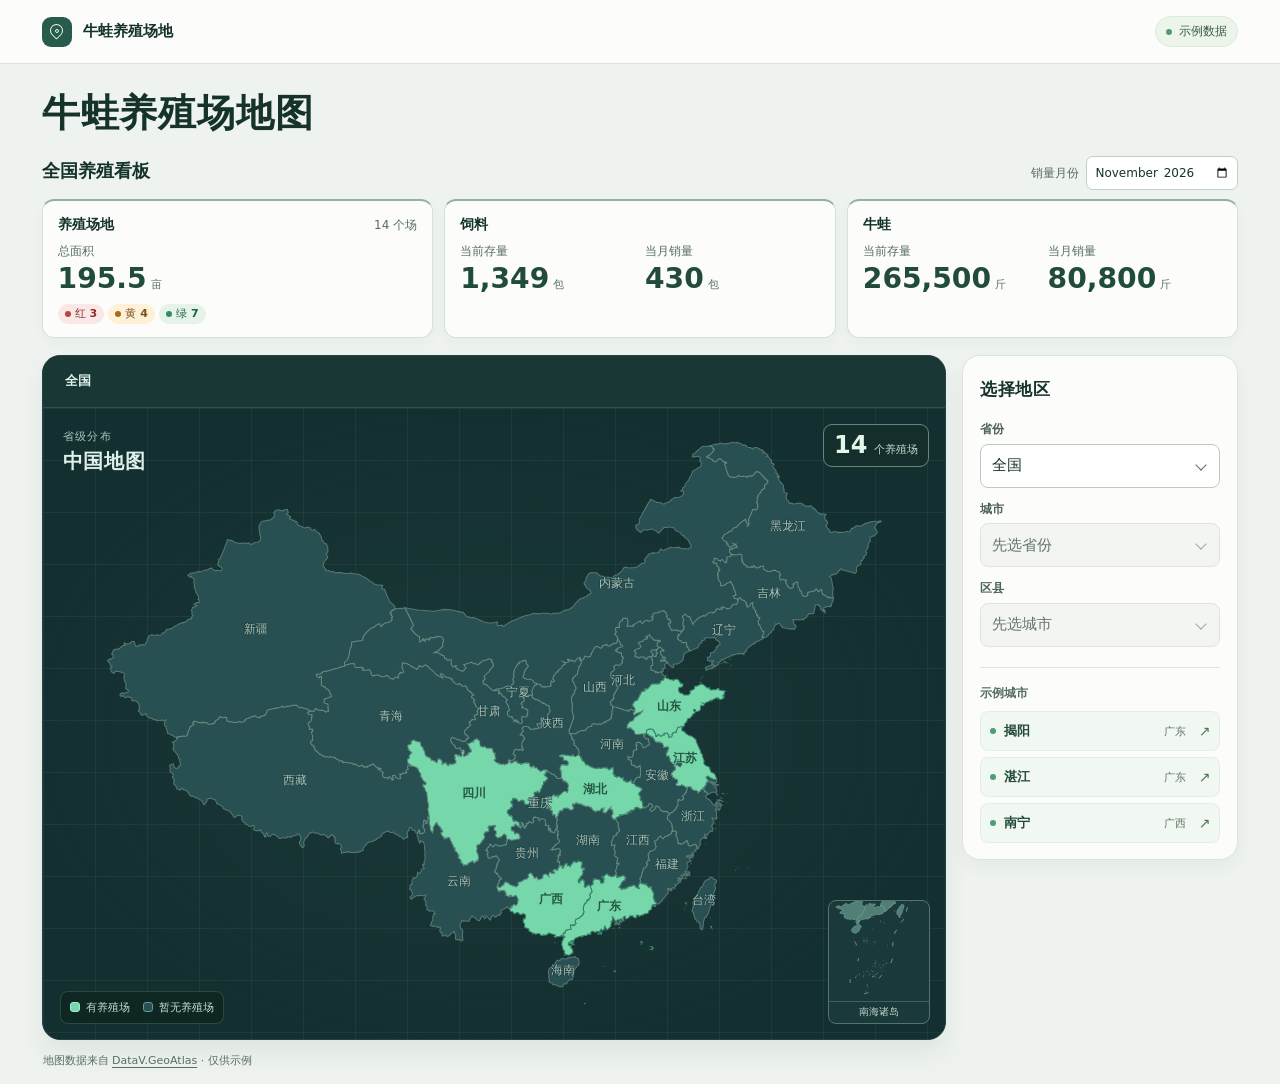
<file: index.html>
<!doctype html>
<html lang="zh-CN">
<head>
  <meta charset="utf-8">
  <meta name="viewport" content="width=device-width, initial-scale=1">
  <meta name="theme-color" content="#eef3ef">
  <meta name="description" content="从全国地图逐级查看各省市和区县的养殖场分布。">
  <title>牛蛙养殖场地图</title>
  <link rel="stylesheet" href="assets/style.css">
  <link rel="stylesheet" href="assets/operations.css">
  <script defer src="assets/echarts.min.js"></script>
  <script defer src="assets/maps/100000.js"></script>
  <script defer src="assets/maps/cities.js"></script>
  <script defer src="assets/farms.js"></script>
  <script defer src="assets/operations.js"></script>
  <script defer src="assets/operations-overview.js"></script>
  <script defer src="assets/app.js"></script>
</head>
<body>
  <header class="masthead">
    <div class="shell masthead-inner">
      <div class="brand"><span class="brand-mark" aria-hidden="true"></span>牛蛙养殖场地</div>
      <span class="demo"><span aria-hidden="true"></span>示例数据</span>
    </div>
  </header>

  <main class="shell page">
    <header class="page-heading">
      <h1>牛蛙养殖场地图</h1>
    </header>

    <section class="operations-section overview-section" aria-labelledby="overview-heading">
      <div class="operations-heading">
        <h2 id="overview-heading">全国养殖看板</h2>
        <label class="report-month"><span>销量月份</span><input id="overview-month" type="month"></label>
      </div>
      <p id="overview-message" class="operations-message" role="status" hidden></p>
      <div class="operations-grid">
        <section class="operations-card area-card" aria-labelledby="overview-area-heading">
          <div class="operations-card-heading">
            <h3 id="overview-area-heading">养殖场地</h3><span class="operations-subtitle" id="overview-farm-count"></span>
          </div>
          <dl class="operation-metrics">
            <div><dt>总面积</dt><dd><strong id="overview-area">—</strong><span>亩</span></dd><small id="overview-area-missing" hidden></small></div>
          </dl>
          <div class="grade-counts" aria-label="场地标记数量">
            <span class="farm-grade" data-grade="red">红 <b id="overview-red"></b></span>
            <span class="farm-grade" data-grade="yellow">黄 <b id="overview-yellow"></b></span>
            <span class="farm-grade" data-grade="green">绿 <b id="overview-green"></b></span>
            <span class="farm-grade" id="overview-unmarked" hidden></span>
          </div>
        </section>
        <section class="operations-card" aria-labelledby="overview-feed-heading">
          <h3 id="overview-feed-heading">饲料</h3>
          <dl class="operation-metrics">
            <div><dt>当前存量</dt><dd><strong id="overview-feed-stock">—</strong><span>包</span></dd><small id="overview-feed-stock-missing" hidden></small></div>
            <div><dt>当月销量</dt><dd><strong id="overview-feed-sold">—</strong><span>包</span></dd><small id="overview-feed-sold-missing" hidden></small></div>
          </dl>
        </section>
        <section class="operations-card" aria-labelledby="overview-frog-heading">
          <h3 id="overview-frog-heading">牛蛙</h3>
          <dl class="operation-metrics">
            <div><dt>当前存量</dt><dd><strong id="overview-frog-stock">—</strong><span>斤</span></dd><small id="overview-frog-stock-missing" hidden></small></div>
            <div><dt>当月销量</dt><dd><strong id="overview-frog-sold">—</strong><span>斤</span></dd><small id="overview-frog-sold-missing" hidden></small></div>
          </dl>
        </section>
      </div>
    </section>

    <div class="workspace">
      <section class="map-panel" aria-label="行政区划地图">
        <header class="map-header">
          <nav class="breadcrumbs" id="breadcrumbs" aria-label="当前地图层级">
            <span aria-current="page">全国</span>
          </nav>
          <button type="button" id="back" class="back" hidden><span aria-hidden="true">←</span> 上一级</button>
        </header>
        <div class="map-stage" id="map-stage">
          <div class="map-heading">
            <span id="map-level">省级分布</span>
            <h2 id="map-title">中国地图</h2>
          </div>
          <p class="farm-count" role="status" aria-atomic="true">
            <strong id="farm-count">—</strong><span>个养殖场</span>
          </p>
          <div id="map" class="chart" aria-label="地图，也可通过地区选择操作"></div>
          <figure id="sea-inset" class="sea-inset" aria-label="南海诸岛附图">
            <div id="sea-chart"></div>
            <figcaption>南海诸岛</figcaption>
          </figure>
          <p id="map-status" class="map-status" role="status" hidden></p>
          <div class="legend" aria-label="地图图例">
            <span><i class="swatch demo-area" aria-hidden="true"></i>有养殖场</span>
            <span><i class="swatch other-area" aria-hidden="true"></i>暂无养殖场</span>
            <span id="selected-legend" hidden><i class="swatch selected-area" aria-hidden="true"></i>已选区县</span>
          </div>
        </div>
      </section>

      <aside class="controls" aria-labelledby="region-heading">
        <h2 id="region-heading">选择地区</h2>
        <div class="region-fields">
          <div class="field">
            <label for="province">省份</label>
            <div class="select-shell"><select id="province"><option value="">全国</option></select></div>
          </div>
          <div class="field">
            <label for="city">城市</label>
            <div class="select-shell"><select id="city" disabled><option value="">先选省份</option></select></div>
          </div>
          <div class="field">
            <label for="district">区县</label>
            <div class="select-shell"><select id="district" disabled><option value="">先选城市</option></select></div>
          </div>
        </div>

        <section class="farm-results" id="farm-results" aria-labelledby="farm-results-heading" hidden>
          <h3 id="farm-results-heading">养殖场名单</h3>
          <ul class="farm-list" id="farm-list"></ul>
          <p class="farm-empty" id="farm-empty" hidden>此地区暂无示例养殖场。</p>
        </section>

        <section class="samples" aria-labelledby="sample-heading">
          <h3 id="sample-heading">示例城市</h3>
          <div class="sample-list">
            <button type="button" class="sample" data-province="440000" data-city="445200">
              <span class="sample-dot" aria-hidden="true"></span><span class="sample-name">揭阳</span><small>广东</small><span class="sample-arrow" aria-hidden="true">↗</span>
            </button>
            <button type="button" class="sample" data-province="440000" data-city="440800">
              <span class="sample-dot" aria-hidden="true"></span><span class="sample-name">湛江</span><small>广东</small><span class="sample-arrow" aria-hidden="true">↗</span>
            </button>
            <button type="button" class="sample" data-province="450000" data-city="450100">
              <span class="sample-dot" aria-hidden="true"></span><span class="sample-name">南宁</span><small>广西</small><span class="sample-arrow" aria-hidden="true">↗</span>
            </button>
          </div>
        </section>
      </aside>
    </div>

    <footer class="credit">地图数据来自 <a href="https://help.aliyun.com/zh/datav/datav-7-0/user-guide/datav-geoatlas-widgets/" target="_blank" rel="noopener noreferrer">DataV.GeoAtlas</a> · 仅供示例</footer>
    <noscript>请开启浏览器的 JavaScript 后查看地图。</noscript>
  </main>
</body>
</html>
</file>
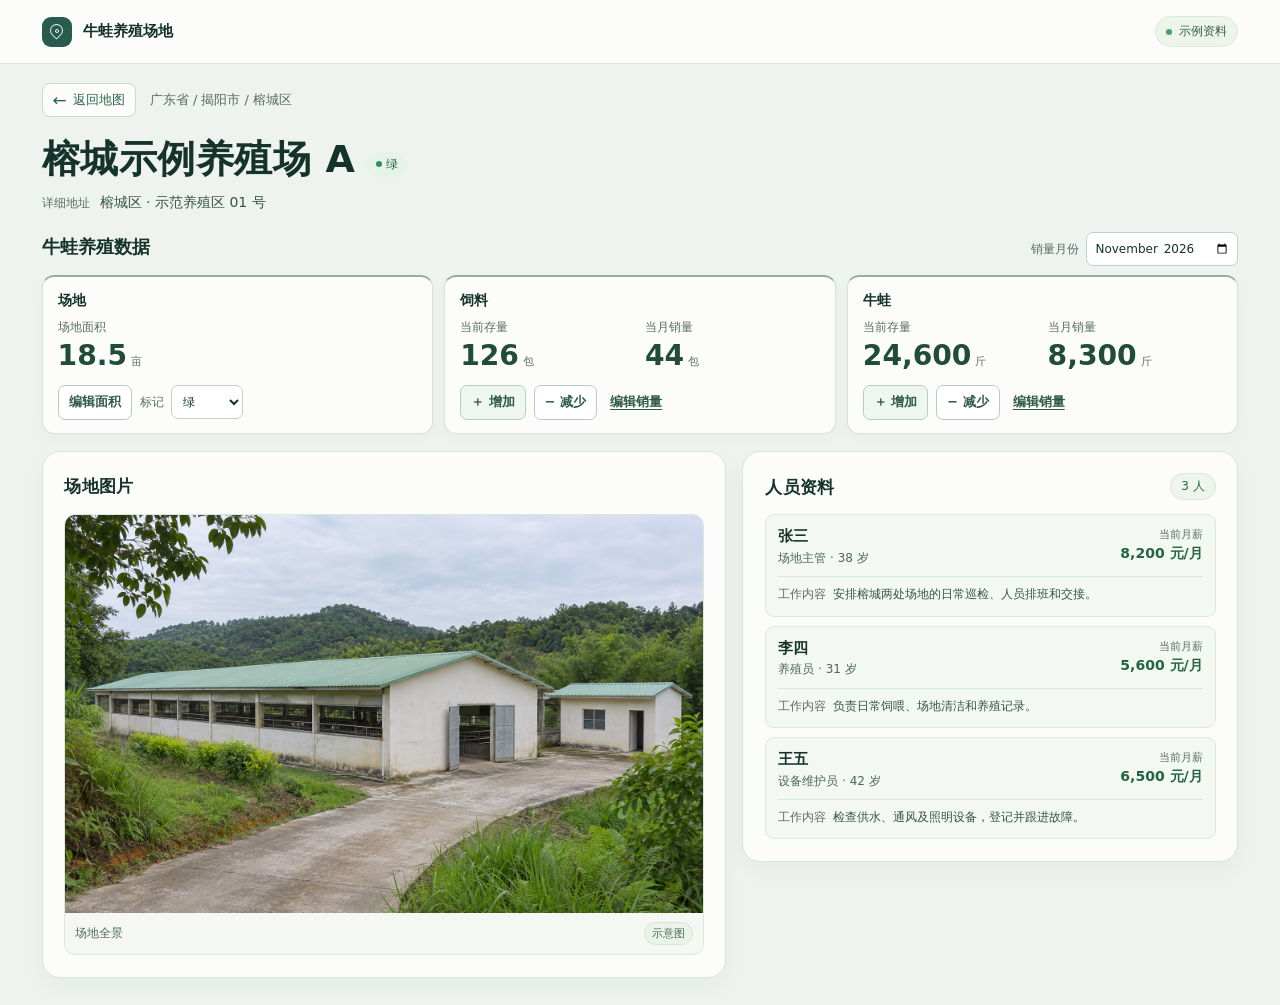
<file: farm.html>
<!doctype html>
<html lang="zh-CN">
<head>
  <meta charset="utf-8">
  <meta name="viewport" content="width=device-width, initial-scale=1">
  <meta name="theme-color" content="#eef3ef">
  <title>养殖场详情</title>
  <link rel="stylesheet" href="assets/style.css">
  <link rel="stylesheet" href="assets/farm-detail.css">
  <link rel="stylesheet" href="assets/operations.css">
  <script defer src="assets/farms.js"></script>
  <script defer src="assets/people.js"></script>
  <script defer src="assets/operations.js"></script>
  <script defer src="assets/operations-form.js"></script>
  <script defer src="assets/farm-detail.js"></script>
</head>
<body>
  <header class="masthead">
    <div class="shell masthead-inner">
      <div class="brand"><span class="brand-mark" aria-hidden="true"></span>牛蛙养殖场地</div>
      <span class="demo"><span aria-hidden="true"></span>示例资料</span>
    </div>
  </header>

  <main class="shell detail-page">
    <nav class="detail-navigation" aria-label="返回地图及所在地区">
      <a id="return-to-map" class="return-link" href="index.html"><span aria-hidden="true">←</span> 返回地图</a>
      <span class="detail-region" id="detail-region"></span>
    </nav>

    <article id="farm-detail" hidden>
      <header class="detail-heading">
        <div class="detail-heading-line"><h1 id="detail-title"></h1><span class="farm-grade" id="detail-grade"></span></div>
        <dl class="detail-address">
          <div><dt>详细地址</dt><dd id="detail-address"></dd></div>
        </dl>
      </header>

      <section class="operations-section" id="farm-operations" aria-labelledby="operations-heading">
        <div class="operations-heading">
          <h2 id="operations-heading">牛蛙养殖数据</h2>
          <label class="report-month"><span>销量月份</span><input id="farm-month" type="month"></label>
        </div>
        <p class="operations-message" id="operation-message" role="status" hidden></p>
        <div class="operations-grid">
          <section class="operations-card area-card" aria-labelledby="farm-area-heading">
            <h3 id="farm-area-heading">场地</h3>
            <dl class="operation-metrics">
              <div><dt>场地面积</dt><dd><strong id="farm-area">—</strong><span>亩</span></dd></div>
            </dl>
            <div class="operation-actions">
              <button type="button" class="operation-button" data-operation="area">编辑面积</button>
              <label class="grade-picker">
                <span>标记</span>
                <select id="farm-grade">
                  <option value="">未标记</option><option value="red">红</option><option value="yellow">黄</option><option value="green">绿</option>
                </select>
              </label>
            </div>
          </section>
          <section class="operations-card" aria-labelledby="farm-feed-heading">
            <h3 id="farm-feed-heading">饲料</h3>
            <dl class="operation-metrics">
              <div><dt>当前存量</dt><dd><strong id="farm-feed-stock">—</strong><span>包</span></dd></div>
              <div><dt>当月销量</dt><dd><strong id="farm-feed-sold">—</strong><span>包</span></dd></div>
            </dl>
            <div class="operation-actions">
              <button type="button" class="operation-button operation-add" data-operation="increase" data-product="feed" aria-label="增加饲料存量">＋ 增加</button>
              <button type="button" class="operation-button" data-operation="decrease" data-product="feed" aria-label="减少饲料存量">− 减少</button>
              <button type="button" class="operation-text" data-operation="sales" data-product="feed" aria-label="编辑饲料销量">编辑销量</button>
            </div>
          </section>
          <section class="operations-card" aria-labelledby="farm-frog-heading">
            <h3 id="farm-frog-heading">牛蛙</h3>
            <dl class="operation-metrics">
              <div><dt>当前存量</dt><dd><strong id="farm-frog-stock">—</strong><span>斤</span></dd></div>
              <div><dt>当月销量</dt><dd><strong id="farm-frog-sold">—</strong><span>斤</span></dd></div>
            </dl>
            <div class="operation-actions">
              <button type="button" class="operation-button operation-add" data-operation="increase" data-product="frog" aria-label="增加牛蛙存量">＋ 增加</button>
              <button type="button" class="operation-button" data-operation="decrease" data-product="frog" aria-label="减少牛蛙存量">− 减少</button>
              <button type="button" class="operation-text" data-operation="sales" data-product="frog" aria-label="编辑牛蛙销量">编辑销量</button>
            </div>
          </section>
        </div>
      </section>

      <div class="detail-grid">
        <section class="detail-panel" aria-labelledby="photos-heading">
          <h2 id="photos-heading">场地图片</h2>
          <div class="photo-stack" id="photo-stack"></div>
          <p class="photo-empty" id="photo-empty" hidden>暂无场地图片</p>
        </section>

        <section class="detail-panel" aria-labelledby="people-heading">
          <div class="people-heading">
            <h2 id="people-heading">人员资料</h2>
            <span id="people-count" class="people-count"></span>
          </div>
          <ul class="person-list" id="person-list"></ul>
          <p class="people-empty" id="people-empty" hidden>这个场地暂未关联人员。</p>
        </section>
      </div>
    </article>

    <div class="detail-panel detail-unavailable" id="detail-unavailable" hidden>
      <h1>找不到这个养殖场</h1>
      <p>请返回地图，从养殖场名单查看场地。</p>
    </div>
    <noscript>请开启浏览器的 JavaScript 后查看场地详情。</noscript>
  </main>

  <dialog id="operation-dialog" class="operation-dialog" aria-labelledby="operation-title">
    <form id="operation-form">
      <h2 id="operation-title"></h2>
      <p id="operation-context"></p>
      <label for="operation-amount" id="operation-amount-label"></label>
      <input id="operation-amount" type="number" min="0" required autofocus>
      <label class="record-sale" id="operation-record-sale" hidden>
        <input id="operation-sold" type="checkbox"><span>实际售出，计入当月销量</span>
      </label>
      <p id="operation-error" class="operation-error" role="alert" hidden></p>
      <div class="dialog-actions">
        <button type="button" class="operation-button" id="cancel-operation">取消</button>
        <button type="submit" class="operation-button operation-confirm" id="save-operation">保存</button>
      </div>
    </form>
  </dialog>

  <template id="person-template">
    <li class="person-row">
      <div class="person-header">
        <div class="person-identity">
          <h3 data-name></h3>
          <p data-role-age></p>
        </div>
        <dl class="person-pay">
          <dt>当前月薪</dt>
          <dd data-pay></dd>
        </dl>
      </div>
      <p class="person-work"><span>工作内容</span><span data-work></span></p>
    </li>
  </template>
</body>
</html>
</file>
<file: assets/style.css>
:root {
  color-scheme: light;
  --page: #eef3ef;
  --paper: #fcfdfb;
  --ink: #15332b;
  --muted: #586c63;
  --line: #d9e4db;
  --map: #142f30;
  --map-ink: #def0e9;
  --map-muted: #a9c4bc;
  --green: #267053;
  --green-tint: #e7f5eb;
  --chart-neutral: #285052;
  --chart-demo: #75d7aa;
  --chart-selection: #f0cd82;
  --motion-ease: cubic-bezier(.22, .64, .28, 1);
  --radius: 18px;
  --type: "Inter", "PingFang SC", "Microsoft YaHei", "Noto Sans CJK SC", system-ui, sans-serif;
}

*, *::before, *::after { box-sizing: border-box; }
[hidden] { display: none !important; }
body { margin: 0; background: var(--page); color: var(--ink); font: 15px/1.55 var(--type); }
button, select { font: inherit; }
button { cursor: pointer; }
a { color: inherit; text-underline-offset: 3px; }
a:focus-visible, button:focus-visible, select:focus-visible { outline: 2px solid #398263; outline-offset: 3px; }

.shell { width: min(100%, 1480px); margin-inline: auto; padding-inline: clamp(18px, 3.25vw, 48px); }
.masthead { background: var(--paper); border-bottom: 1px solid var(--line); }
.masthead-inner { min-height: 63px; display: flex; justify-content: space-between; align-items: center; gap: 14px; }
.brand { display: flex; align-items: center; gap: 11px; font-size: 15px; font-weight: 700; }
.brand-mark { position: relative; display: grid; place-items: center; width: 30px; height: 30px; border-radius: 9px; color: #e5f7ed; background: #285b4c; }
.brand-mark::before { content: ""; width: 13px; height: 13px; border: 1.5px solid currentColor; border-radius: 50% 50% 50% 12%; transform: translateY(-1px) rotate(-45deg); }
.brand-mark::after { content: ""; position: absolute; border: 1.5px solid currentColor; border-radius: 50%; width: 4px; height: 4px; transform: translateY(-1px); }
.demo { display: inline-flex; align-items: center; gap: 7px; padding: 5px 10px; color: #375a4a; background: #edf5eb; border: 1px solid #dce9dd; border-radius: 999px; font-size: 12px; white-space: nowrap; }
.demo > span, .sample-dot { width: 6px; height: 6px; border-radius: 50%; background: #4d9d72; }

.page { padding-top: 27px; }
.page-heading { margin-bottom: 20px; }
.page-heading h1 { margin: 0 0 5px; font-size: clamp(27px, 3vw, 38px); line-height: 1.18; letter-spacing: .025em; }
.page-heading p { margin: 0; color: var(--muted); }
.workspace { display: grid; grid-template-columns: minmax(0, 1fr) 276px; gap: 16px; align-items: start; }

.map-panel { min-width: 0; overflow: hidden; border: 1px solid #254341; border-radius: var(--radius); background: var(--map); box-shadow: 0 14px 26px #122a2311; color: var(--map-ink); }
.map-header { min-height: 52px; display: flex; justify-content: space-between; align-items: center; gap: 8px; padding: 4px 17px; background: #193735; border-bottom: 1px solid #32504c; }
.breadcrumbs { min-width: 0; display: flex; flex-wrap: wrap; align-items: center; gap: 3px 6px; font-size: 13px; }
.crumb { display: inline-flex; align-items: center; gap: 6px; }
.breadcrumbs button, .back { display: inline-flex; align-items: center; gap: 6px; padding: 5px 8px; border: 1px solid transparent; border-radius: 7px; color: var(--map-muted); background: transparent; }
.breadcrumbs button:hover, .back:hover { background: #264941; color: #fff; }
.breadcrumbs [aria-current] { padding-inline: 5px; font-weight: 700; }
.breadcrumbs .separator { color: #74988e; }
.back { flex: 0 0 auto; border-color: #47675b; font-size: 12px; white-space: nowrap; }
.back span { font-size: 15px; line-height: 1; }
.map-panel :focus-visible { outline-color: #a5e7bd; }

.map-stage {
  position: relative;
  overflow: hidden;
  isolation: isolate;
  height: clamp(470px, calc(100vh - 269px), 690px);
  background-color: var(--map);
  background-image: radial-gradient(ellipse at 49% 51%, #294f484f, transparent 71%), linear-gradient(#b3d6c710 1px, transparent 1px), linear-gradient(90deg, #b3d6c710 1px, transparent 1px);
  background-size: 100% 100%, 52px 52px, 52px 52px;
}
.chart { position: absolute; inset: 0; }
.map-motion-frame { position: absolute; z-index: 0; inset: 0; width: 100%; height: 100%; pointer-events: none; }
.map-heading { position: absolute; z-index: 1; top: 16px; left: 20px; max-width: calc(100% - 160px); pointer-events: none; }
.map-heading > span { color: var(--map-muted); font-size: 11px; letter-spacing: .12em; }
.map-heading h2 { margin: 2px 0 0; font-size: 20px; line-height: 1.28; letter-spacing: .04em; overflow-wrap: anywhere; }
.farm-count { position: absolute; z-index: 1; top: 16px; right: 16px; display: flex; align-items: baseline; gap: 7px; margin: 0; padding: 8px 10px; border: 1px solid #668879; border-radius: 9px; background: #142f2de8; color: #c0dbc9; white-space: nowrap; pointer-events: none; }
.farm-count strong { color: #e3f8e9; font-size: 24px; line-height: 1; font-variant-numeric: tabular-nums; }
.farm-count span { font-size: 11px; }
.sea-inset { position: absolute; z-index: 1; right: 15px; bottom: 15px; width: 102px; height: 124px; margin: 0; display: grid; grid-template-rows: 1fr 22px; overflow: hidden; border: 1px solid #53736c; border-radius: 8px; pointer-events: none; background: #19393a; }
.sea-inset > div { min-height: 0; }
.sea-inset figcaption { display: grid; place-items: center; border-top: 1px solid #3e625b; color: #c1d6cd; font-size: 10px; line-height: 1; }
.legend { position: absolute; z-index: 1; bottom: 15px; left: 17px; display: flex; gap: 7px 13px; flex-wrap: wrap; max-width: calc(100% - 34px); padding: 7px 9px; color: #c3ddd1; background: #102722e8; border: 1px solid #7ca19044; border-radius: 8px; pointer-events: none; font-size: 11px; }
.legend span { display: inline-flex; align-items: center; gap: 6px; white-space: nowrap; }
.swatch { display: inline-block; width: 10px; height: 10px; border: 1px solid #92b5a1; border-radius: 3px; }
.demo-area { background: var(--chart-demo); border-color: #a4ead5; }
.other-area { background: var(--chart-neutral); border-color: #6b988a; }
.selected-area { background: var(--chart-selection); border-color: #f5e4ae; }
.map-status { position: absolute; z-index: 2; left: 50%; top: 50%; max-width: calc(100% - 34px); transform: translate(-50%, -50%); margin: 0; padding: 9px 15px; color: #ecf9f2; background: #16322ff2; border: 1px solid #638e7e; border-radius: 9px; font-size: 13px; text-align: center; pointer-events: none; }

.controls { min-width: 0; padding: 20px 17px 16px; background: var(--paper); border: 1px solid var(--line); border-radius: var(--radius); box-shadow: 0 8px 18px #1930290b; }
.controls h2 { margin: 0 0 18px; font-size: 17px; letter-spacing: .03em; }
.region-fields { display: grid; gap: 12px; }
.field { min-width: 0; }
.field label { display: block; margin-bottom: 5px; color: #4d6358; font-size: 12px; font-weight: 650; }
.select-shell { position: relative; }
.select-shell::after { content: ""; position: absolute; pointer-events: none; right: 15px; top: calc(50% - 5px); width: 8px; height: 8px; border: solid #517463; border-width: 0 1.5px 1.5px 0; transform: rotate(45deg); }
.select-shell:has(select:disabled)::after { border-color: #99a99f; }
.field select { display: block; width: 100%; min-height: 44px; padding: 7px 28px 7px 11px; appearance: none; border: 1px solid #baccbf; border-radius: 8px; background: #fff; color: var(--ink); cursor: pointer; text-overflow: ellipsis; }
.field select:not(:disabled):hover { border-color: #62937d; }
.field select:disabled { color: #66766e; cursor: default; opacity: 1; background: #f2f5f1; border-color: #dbe5dc; }
.farm-results { margin-top: 17px; padding-top: 14px; border-top: 1px solid var(--line); }
.farm-results h3 { margin: 0 0 8px; font-size: 13px; }
.farm-list { display: grid; gap: 6px; margin: 0; padding: 0; list-style: none; }
.farm-item { min-width: 0; border: 1px solid #deeadf; border-radius: 8px; background: #f4f8f2; }
.farm-link { position: relative; display: block; padding: 8px 29px 8px 10px; border-radius: inherit; text-decoration: none; }
.farm-link::after { content: "›"; position: absolute; top: 50%; right: 11px; transform: translateY(-50%); color: #467b60; font-size: 21px; line-height: 1; }
.farm-link:hover { background: #e8f4e9; }
.farm-link:active { background: #dbefdf; }

@media (prefers-reduced-motion: no-preference) {
  .farm-link { transition: background-color 110ms var(--motion-ease), transform 100ms var(--motion-ease); }
  .farm-link:active { transform: translateY(1px) scale(.993); }
}
.farm-item strong, .farm-address { display: block; overflow-wrap: anywhere; }
.farm-item strong { color: #254a3a; font-size: 13px; }
.farm-address, .farm-empty { color: var(--muted); font-size: 12px; }
.farm-address { margin-top: 2px; }
.farm-empty { margin: 0; padding: 8px 10px; border-radius: 8px; background: #f0f4ef; }
.samples { margin-top: 20px; padding-top: 16px; border-top: 1px solid var(--line); }
.samples h3 { margin: 0 0 9px; font-size: 12px; color: #536e60; font-weight: 650; }
.sample-list { display: grid; gap: 6px; }
.sample { width: 100%; min-height: 40px; display: grid; grid-template-columns: 6px 1fr auto 16px; align-items: center; text-align: left; gap: 8px; padding: 5px 9px; color: #234938; background: #f1f7f1; border: 1px solid #e4eee4; border-radius: 8px; }
.sample:hover, .sample[aria-pressed="true"] { background: var(--green-tint); border-color: #acd3b5; }
.sample-name { font-size: 13px; font-weight: 650; }
.sample small { font-size: 11px; color: #5f786a; }
.sample-arrow { text-align: right; color: #48765f; font-size: 14px; line-height: 1; }
.credit { padding: 12px 1px 15px; font-size: 11px; color: #586e62; }

@media (max-width: 1000px) {
  .workspace { grid-template-columns: minmax(0, 1fr) 238px; gap: 12px; }
  .controls { padding-inline: 14px; }
}

@media (max-width: 760px) {
  .masthead-inner { min-height: 54px; }
  .page { padding-top: 17px; }
  .page-heading { margin-bottom: 13px; }
  .page-heading h1 { font-size: 26px; }
  .page-heading p { font-size: 13px; }
  .workspace { grid-template-columns: minmax(0, 1fr); }
  .map-header { min-height: 43px; padding-inline: 8px; }
  .breadcrumbs { gap: 3px 4px; }
  .breadcrumbs button { padding-inline: 4px; }
  .crumb { gap: 4px; }
  .map-stage { height: clamp(295px, 82vw, 490px); background-size: 100% 100%, 38px 38px, 38px 38px; }
  .map-heading { top: 8px; left: 11px; max-width: calc(100% - 118px); }
  .map-heading h2 { font-size: 16px; }
  .map-heading > span { font-size: 10px; letter-spacing: .06em; }
  .farm-count { top: 9px; right: 9px; gap: 5px; padding: 6px 7px; border-radius: 7px; }
  .farm-count strong { font-size: 19px; }
  .farm-count span { font-size: 10px; }
  .sea-inset { width: 66px; height: 84px; bottom: 8px; right: 8px; grid-template-rows: 1fr 17px; border-radius: 6px; }
  .sea-inset figcaption { font-size: 9px; }
  .legend { bottom: 8px; left: 8px; gap: 5px 8px; padding: 5px 7px; font-size: 10px; }
  .swatch { width: 8px; height: 8px; border-radius: 2px; }
  .controls { padding: 13px 12px 12px; }
  .controls h2 { margin-bottom: 10px; font-size: 15px; }
  .region-fields { grid-template-columns: repeat(3, minmax(0, 1fr)); gap: 7px; }
  .field select { padding-inline: 7px 18px; font-size: 13px; }
  .select-shell::after { right: 8px; width: 6px; height: 6px; }
  .farm-results { margin-top: 12px; padding-top: 10px; }
  .samples { margin-top: 12px; padding-top: 10px; }
  .samples h3 { margin-bottom: 6px; }
  .sample-list { grid-template-columns: repeat(3, minmax(0, 1fr)); }
  .sample { grid-template-columns: 5px 1fr auto; gap: 4px; padding-inline: 6px; min-height: 42px; }
  .sample small { display: none; }
}

@media (max-width: 360px) {
  .shell { padding-inline: 11px; }
  .breadcrumbs { font-size: 12px; }
  .breadcrumbs button { padding-inline: 4px; }
}
</file>
<file: assets/operations.css>
.operations-section {
  margin-bottom: 17px;
}

.operations-heading, .operations-card-heading, .detail-heading-line {
  display: flex;
  align-items: baseline;
  justify-content: space-between;
  gap: 7px 12px;
  flex-wrap: wrap;
}

.operations-heading { margin-bottom: 9px; }
.operations-heading h2 { margin: 0; font-size: 18px; }
.detail-heading-line { justify-content: flex-start; }

.report-month, .grade-picker {
  display: inline-flex;
  align-items: center;
  gap: 7px;
  color: var(--muted);
  font-size: 12px;
  white-space: nowrap;
}

.report-month input, .grade-picker select {
  min-height: 34px;
  padding: 4px 7px;
  border: 1px solid #bfd1c2;
  border-radius: 7px;
  background: #fff;
  color: var(--ink);
  font: inherit;
}

.operations-grid {
  display: grid;
  grid-template-columns: repeat(3, minmax(0, 1fr));
  gap: 11px;
}

.operations-card {
  min-width: 0;
  padding: 13px 15px;
  border: 1px solid #d4e2d7;
  border-top: 2px solid #91b39e;
  border-radius: 12px;
  background: var(--paper);
  box-shadow: 0 5px 14px #17302608;
}

.operations-card h3 { margin: 0 0 6px; color: var(--ink); font-size: 14px; }
.operations-subtitle { color: var(--muted); font-size: 12px; }

.operation-metrics {
  display: grid;
  grid-template-columns: repeat(2, minmax(0, 1fr));
  gap: 6px 10px;
  margin: 0;
}

.area-card .operation-metrics { grid-template-columns: minmax(0, 1fr); }
.operation-metrics dt { color: var(--muted); font-size: 12px; }
.operation-metrics dd { display: flex; flex-wrap: wrap; align-items: baseline; gap: 1px 4px; margin: 0; }

.operation-metrics strong {
  color: #214c3a;
  font-size: clamp(20px, 2.2vw, 29px);
  font-variant-numeric: tabular-nums;
  line-height: 1.35;
  overflow-wrap: anywhere;
}

.operation-metrics dd span, .operation-metrics small { color: var(--muted); font-size: 11px; }
.grade-counts { display: flex; flex-wrap: wrap; align-items: center; gap: 4px; margin-top: 6px; }
.farm-name-row { display: flex; flex-wrap: wrap; align-items: center; gap: 3px 6px; }

.farm-grade {
  --grade-text: #536159;
  --grade-dot: #7f8982;
  --grade-bg: #edf2ed;
  display: inline-flex;
  flex: none;
  align-items: center;
  gap: 4px;
  padding: 1px 7px;
  border-radius: 999px;
  background: var(--grade-bg);
  color: var(--grade-text);
  font-size: 11px;
  line-height: 1.6;
  white-space: nowrap;
}

.farm-grade::before {
  content: "";
  width: 6px;
  height: 6px;
  border-radius: 50%;
  background: var(--grade-dot);
}

.farm-grade[data-grade="red"] { --grade-text: #8b302e; --grade-dot: #b74542; --grade-bg: #f9e8e5; }
.farm-grade[data-grade="yellow"] { --grade-text: #785117; --grade-dot: #a66b13; --grade-bg: #fff1d7; }
.farm-grade[data-grade="green"] { --grade-text: #226044; --grade-dot: #388a64; --grade-bg: #e5f3e8; }
#detail-grade { align-self: center; padding: 3px 9px; font-size: 12px; }

.operation-actions {
  display: flex;
  flex-wrap: wrap;
  align-items: center;
  gap: 6px 8px;
  margin-top: 10px;
}

.operation-button, .operation-text {
  min-height: 35px;
  padding: 4px 10px;
  border: 1px solid #b9cdbf;
  border-radius: 7px;
  background: #fff;
  color: #315b47;
  font-size: 13px;
  font-weight: 620;
  white-space: nowrap;
}

.operation-add { background: #eef7ef; }
.operation-button:not(:disabled):hover { border-color: #7ca58d; background: #e9f4eb; }
.operation-text { padding-inline: 4px; border-color: transparent; background: transparent; text-decoration: underline; text-underline-offset: 3px; }
.operation-text:not(:disabled):hover { color: #153b29; }
.operation-button:disabled, .operation-text:disabled, .report-month input:disabled, .grade-picker select:disabled { cursor: default; opacity: .58; }

.operations-message {
  margin: 0 0 9px;
  color: #315b47;
  font-size: 12px;
}

.operations-message.is-error, .operation-error { color: #8b302e; }

.operation-dialog {
  width: min(410px, calc(100% - 36px));
  padding: 20px;
  border: 1px solid #c2d5c6;
  border-radius: 13px;
  background: var(--paper);
  color: var(--ink);
  box-shadow: 0 18px 48px #152a2555;
}

.operation-dialog::backdrop { background: #172f2bc0; }
.operation-dialog h2 { margin: 0 0 6px; font-size: 19px; }
.operation-dialog p { margin: 0 0 9px; font-size: 13px; }
#operation-context { color: var(--muted); }

#operation-amount-label {
  display: block;
  margin-bottom: 4px;
  font-size: 13px;
  font-weight: 650;
}

#operation-amount {
  width: 100%;
  min-height: 41px;
  padding: 6px 10px;
  border: 1px solid #afc7b6;
  border-radius: 7px;
  color: var(--ink);
  background: #fff;
  font: inherit;
}

.record-sale { display: flex; align-items: center; gap: 6px; margin-top: 10px; font-size: 13px; cursor: pointer; }
.record-sale input { width: 16px; height: 16px; accent-color: #377556; }
.operation-dialog .operation-error { margin: 9px 0 0; }
.dialog-actions { display: flex; justify-content: flex-end; gap: 7px; margin-top: 15px; }
.operation-confirm { border-color: #2f684e; background: #2f684e; color: #fff; }
.operation-confirm:not(:disabled):hover { border-color: #24543e; background: #24543e; }

@media (max-width: 850px) {
  .operations-grid { grid-template-columns: repeat(2, minmax(0, 1fr)); gap: 8px; }
  .area-card { grid-column: 1 / -1; }
}

@media (max-width: 520px) {
  .operations-heading h2 { font-size: 16px; }
  .operations-card { padding: 9px 11px; }
  .overview-section .area-card { display: grid; grid-template-columns: minmax(0, 1fr) auto; align-items: end; gap: 3px 8px; }
  .overview-section .operations-card-heading { grid-column: 1 / -1; }
  .overview-section .grade-counts { justify-content: end; }
  .overview-section .operations-card:not(.area-card) .operation-metrics { grid-template-columns: minmax(0, 1fr); }
  #farm-operations .operations-grid { grid-template-columns: minmax(0, 1fr); }
}
</file>
<file: assets/farm-detail.css>
.detail-page { padding-top: 19px; padding-bottom: 27px; }
.detail-navigation { display: flex; flex-wrap: wrap; align-items: center; gap: 8px 14px; margin-bottom: 20px; }
.return-link { display: inline-flex; align-items: center; gap: 6px; padding: 6px 10px; border: 1px solid #c9dacd; border-radius: 8px; background: var(--paper); color: #2c674f; font-size: 13px; text-decoration: none; white-space: nowrap; }
.return-link:hover { border-color: #9ebca8; background: #e9f4e9; }
.return-link span { font-size: 17px; line-height: 1; }
.detail-region { color: var(--muted); font-size: 13px; }
.detail-heading { margin-bottom: 19px; }
.detail-heading h1 { margin: 0 0 9px; color: var(--ink); font-size: clamp(25px, 3.15vw, 38px); font-weight: 730; line-height: 1.2; letter-spacing: .015em; overflow-wrap: anywhere; }
.detail-address { margin: 0; font-size: 14px; }
.detail-address div { display: flex; flex-wrap: wrap; align-items: baseline; gap: 1px 10px; }
.detail-address dt { color: var(--muted); font-size: 12px; }
.detail-address dd { margin: 0; color: #365347; overflow-wrap: anywhere; }

.detail-grid { display: grid; grid-template-columns: minmax(0, 1.16fr) minmax(0, .84fr); align-items: start; gap: 16px; }
.detail-panel { min-width: 0; padding: clamp(14px, 1.7vw, 22px); border: 1px solid var(--line); border-radius: var(--radius); background: var(--paper); box-shadow: 0 9px 22px #1730260b; }
.detail-panel h2 { margin: 0 0 14px; color: var(--ink); font-size: 17px; font-weight: 700; letter-spacing: .02em; }
.photo-stack { display: grid; gap: 12px; }
.site-photo { margin: 0; overflow: hidden; border: 1px solid #dce8dd; border-radius: 11px; background: #f5f8f2; }
.site-photo img { display: block; width: 100%; aspect-ratio: 8/5; object-fit: cover; object-position: 50% 55%; background: #e6efe7; }
.site-photo figcaption { display: flex; justify-content: space-between; align-items: center; flex-wrap: wrap; gap: 6px; padding: 9px 10px; color: #506a5d; font-size: 12px; }
.photo-example { padding: 2px 7px; border: 1px solid #d8e5d9; border-radius: 999px; color: #4b695b; background: #eaf2ea; font-size: 11px; }
.photo-empty { display: grid; min-height: 130px; aspect-ratio: 8/5; place-content: center; margin: 0; border: 1px dashed #bbd1c1; border-radius: 11px; background: #f1f6f0; color: var(--muted); font-size: 14px; text-align: center; }
.site-photo .photo-empty { border: 0; border-radius: 0; }

.people-heading { display: flex; align-items: center; justify-content: space-between; gap: 9px; margin: 0 0 14px; }
.people-heading h2 { margin: 0; }
.people-count { flex: none; padding: 3px 10px; border: 1px solid #d8e6d9; border-radius: 999px; color: #2c674f; background: #edf5ec; font-size: 12px; font-variant-numeric: tabular-nums; }
.person-list { display: grid; gap: 9px; margin: 0; padding: 0; list-style: none; }
.person-row { min-width: 0; padding: 11px 12px; border: 1px solid #dce8dc; border-radius: 9px; background: #f4f8f2; }
.person-header { display: flex; align-items: start; justify-content: space-between; gap: 8px 12px; }
.person-identity { min-width: 0; }
.person-header h3 { margin: 0 0 2px; color: var(--ink); font-size: 15px; line-height: 1.38; overflow-wrap: anywhere; }
.person-identity p { margin: 0; color: #4b6859; font-size: 12px; overflow-wrap: anywhere; }
.person-pay { flex: none; margin: 0; text-align: right; }
.person-pay dt { color: var(--muted); font-size: 11px; }
.person-pay dd { margin: 0; color: #246348; font-size: 14px; font-weight: 700; font-variant-numeric: tabular-nums; }
.person-work { display: grid; grid-template-columns: auto minmax(0, 1fr); gap: 7px; margin: 9px 0 0; padding-top: 8px; border-top: 1px solid #dce9dc; color: #355445; font-size: 12px; line-height: 1.6; }
.person-work > span:first-child { color: var(--muted); }
.person-work [data-work] { overflow-wrap: anywhere; }
.people-empty { margin: 0; padding: 12px; border-radius: 9px; background: #f1f6f0; color: var(--muted); font-size: 13px; }
.detail-unavailable h1 { margin: 0 0 6px; font-size: 23px; }
.detail-unavailable p { margin: 0; color: var(--muted); }

@keyframes detail-enter {
  from { opacity: 0; transform: translateY(5px); }
  to { opacity: 1; transform: translateY(0); }
}

@keyframes photo-appear {
  from { opacity: .54; }
  to { opacity: 1; }
}

@media (prefers-reduced-motion: no-preference) {
  #farm-detail:not([hidden]) .detail-heading { animation: detail-enter 150ms var(--motion-ease); }
  #farm-detail:not([hidden]) .detail-panel:first-child { animation: detail-enter 180ms var(--motion-ease) 25ms backwards; }
  #farm-detail:not([hidden]) .detail-panel:last-child { animation: detail-enter 180ms var(--motion-ease) 55ms backwards; }
  .site-photo img[data-ready] { animation: photo-appear 155ms var(--motion-ease); }
  .return-link { transition: background-color 110ms var(--motion-ease), transform 100ms var(--motion-ease); }
  .return-link:active { transform: translateY(1px); }
}

@media (max-width: 830px) {
  .detail-grid { grid-template-columns: minmax(0, 1fr); gap: 12px; }
}

@media (max-width: 520px) {
  .detail-page { padding-top: 13px; }
  .detail-navigation { margin-bottom: 13px; }
  .detail-region { font-size: 12px; }
  .detail-heading { margin-bottom: 14px; }
  .detail-heading h1 { margin-bottom: 6px; }
  .detail-address { font-size: 13px; }
  .detail-panel h2 { font-size: 16px; }
}
</file>
